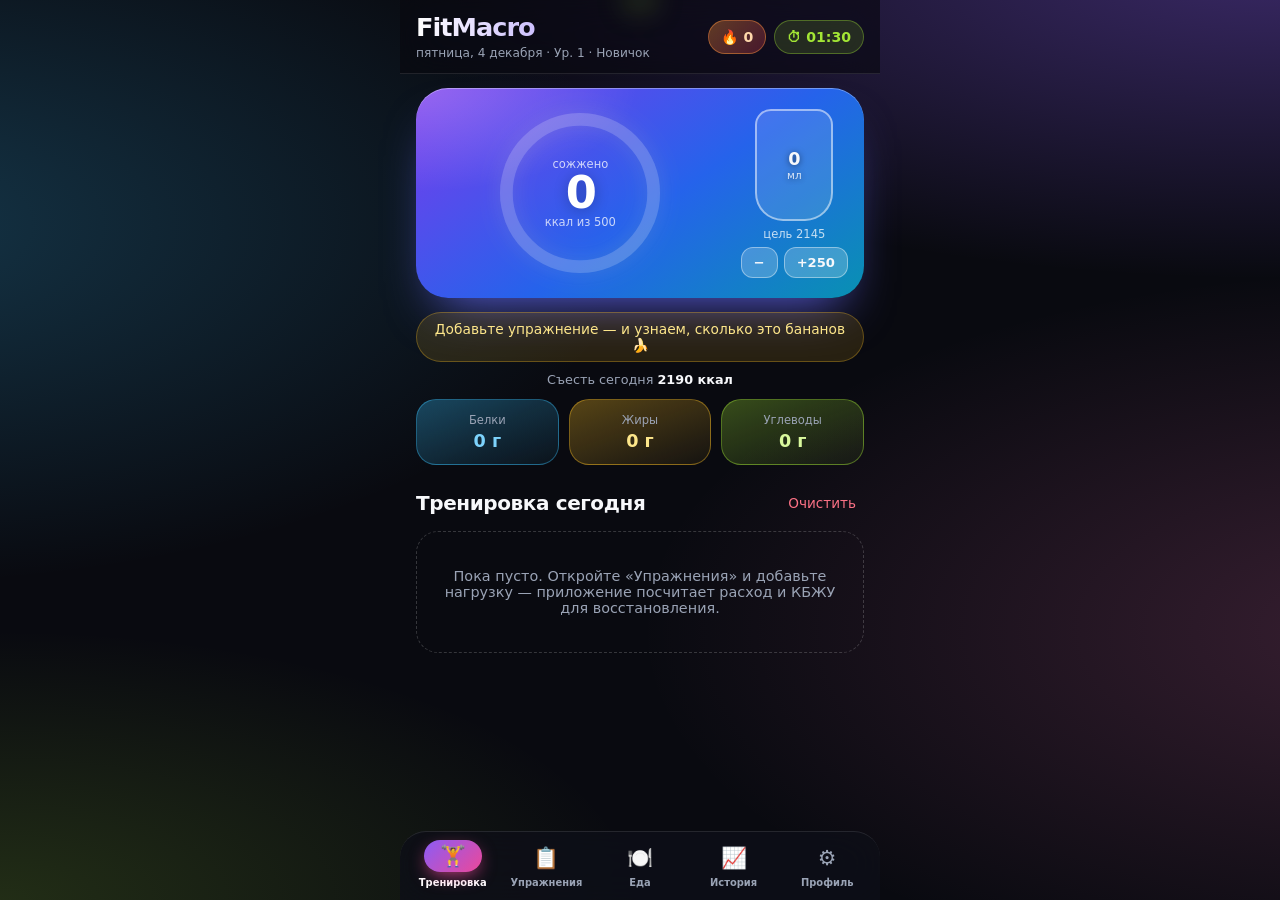
<file: index.html>
<!DOCTYPE html>
<html lang="ru">
<head>
  <meta charset="UTF-8" />
  <meta name="viewport" content="width=device-width, initial-scale=1.0, viewport-fit=cover" />
  <meta name="theme-color" content="#0f1115" />
  <meta name="apple-mobile-web-app-capable" content="yes" />
  <title>FitMacro — Тренировки и КБЖУ</title>
  <link rel="manifest" href="manifest.json" />
  <link rel="icon" href="icon.svg" type="image/svg+xml" />
  <link rel="apple-touch-icon" href="icon.svg" />
  <link rel="stylesheet" href="styles.css" />
</head>
<body>
<div class="app-container">
  <header class="top-bar">
    <div><h1>FitMacro</h1><span class="subtitle"><span id="current-date"></span> · <span id="level-badge"></span></span></div>
    <div class="top-actions">
      <span class="streak" title="Дней подряд с тренировкой">🔥 <b id="streak-count">0</b></span>
      <button class="timer-badge" id="open-timer-btn" aria-label="Таймер отдыха">⏱ <span id="mini-timer">01:30</span></button>
    </div>
  </header>

  <section class="hero">
    <div class="ring-wrap">
      <svg class="ring" viewBox="0 0 120 120" aria-hidden="true">
        <defs><linearGradient id="rg" x1="0" y1="0" x2="1" y2="1"><stop offset="0" stop-color="#d9f99d"/><stop offset="1" stop-color="#22d3ee"/></linearGradient></defs>
        <circle class="ring-bg" cx="60" cy="60" r="52"/><circle class="ring-arc" id="ring-arc" cx="60" cy="60" r="52"/>
      </svg>
      <div class="ring-center">
        <span class="label">сожжено</span>
        <div class="big-number" id="total-burned">0</div>
        <span class="label">ккал из <span id="burn-goal">500</span></span>
      </div>
    </div>
    <div class="water-box">
      <div class="glass"><div class="liquid empty" id="water-bar"></div><span class="glass-txt"><b id="water-current">0</b><small>мл</small></span></div>
      <span class="label">цель <span id="water-goal">0</span></span>
      <div class="water-btns">
        <button class="btn-water" id="sub-water-btn" aria-label="Убрать 250 мл">−</button>
        <button class="btn-water" id="add-water-btn">+250</button>
      </div>
    </div>
  </section>
  <p class="fun-line" id="fun-line" title="Нажмите, чтобы сменить"></p>
  <div class="target">Съесть сегодня <strong><span id="target-kcal">0</span> ккал</strong></div>
  <div class="macros-grid">
    <div class="macro-pill protein"><span>Белки</span><strong id="total-p">0 г</strong></div>
    <div class="macro-pill fat"><span>Жиры</span><strong id="total-f">0 г</strong></div>
    <div class="macro-pill carb"><span>Углеводы</span><strong id="total-c">0 г</strong></div>
  </div>
  <div id="toast" class="toast"></div><div id="confetti"></div>

  <main id="tab-workout" class="tab-content active">
    <div class="section-header">
      <h2>Тренировка сегодня</h2>
      <button class="btn-text danger" id="clear-workout-btn">Очистить</button>
    </div>
    <div id="workout-list" class="card-list"></div>
  </main>

  <main id="tab-exercises" class="tab-content">
    <div class="section-header">
      <h2>Упражнения</h2>
      <button class="btn-small" id="toggle-custom-form-btn">+ Своё</button>
    </div>
    <form id="custom-exercise-form" class="custom-form hidden">
      <input type="text" id="custom-name" placeholder="Название (напр. Отжимания на брусьях)" maxlength="60" required />
      <div class="row">
        <select id="custom-type">
          <option value="strength">Силовое (подходы)</option>
          <option value="cardio">Кардио (минуты)</option>
        </select>
        <input type="number" id="custom-met" step="0.5" min="2" max="18" value="6.5" title="Интенсивность (MET)" required />
      </div>
      <button type="submit" class="btn-primary">Сохранить в базу</button>
    </form>
    <input type="search" id="search" class="search" placeholder="Поиск упражнения или мышцы" />
    <div class="chips" id="category-chips">
      <button class="chip active" data-cat="all">Все</button>
      <button class="chip" data-cat="strength">Силовые</button>
      <button class="chip" data-cat="cardio">Кардио</button>
      <button class="chip" data-cat="core">Кор / Свой вес</button>
      <button class="chip" data-cat="custom">Мои</button>
    </div>
    <div id="exercise-catalog" class="card-list"></div>
  </main>

  <main id="tab-food" class="tab-content">
    <h2>Питание</h2>
    <div class="profile-card">
      <div class="norm-line"><span>Съедено</span><strong><span id="eaten-kcal">0</span> / <span id="eaten-target">0</span> ккал</strong></div>
      <div class="bar"><i id="eaten-bar"></i></div>
      <p class="subtitle" id="eaten-left"></p>
      <p class="norm-line">Белки <strong id="eaten-p">0</strong></p>
      <p class="norm-line">Жиры <strong id="eaten-f">0</strong></p>
      <p class="norm-line">Углеводы <strong id="eaten-c">0</strong></p>
    </div>
    <div class="profile-card">
      <select id="food-select" aria-label="Продукт"></select>
      <div class="row">
        <input type="number" id="food-grams" inputmode="numeric" min="1" max="2000" value="100" aria-label="Граммы" />
        <button class="btn-primary" id="add-food-btn">+ Съел(а)</button>
      </div>
    </div>
    <div id="food-list" class="card-list"></div>
  </main>

  <main id="tab-history" class="tab-content">
    <h2>История</h2>
    <div class="profile-card">
      <h3>Сожжено за 7 дней</h3>
      <div class="chart" id="week-chart"></div>
      <p class="norm-line">Всего за неделю: <strong id="week-kcal">0 ккал</strong></p>
      <p class="norm-line">Тренировочных дней: <strong id="week-days">0 из 7</strong></p>
    </div>
  </main>

  <main id="tab-profile" class="tab-content">
    <h2>Параметры и цель</h2>
    <div class="profile-card">
      <div class="row">
        <label><span>Вес, кг</span><input type="number" id="user-weight" min="35" max="250" /></label>
        <label><span>Рост, см</span><input type="number" id="user-height" min="120" max="230" /></label>
      </div>
      <div class="row">
        <label><span>Возраст</span><input type="number" id="user-age" min="12" max="90" /></label>
        <label><span>Пол</span>
          <select id="user-sex"><option value="m">Мужской</option><option value="f">Женский</option></select>
        </label>
      </div>
      <label><span>Активность вне тренировок</span>
        <select id="user-act">
          <option value="1.2">Сидячая (офис)</option>
          <option value="1.375">Лёгкая (прогулки)</option>
          <option value="1.55">Высокая (на ногах весь день)</option>
        </select>
      </label>
      <label><span>Цель</span>
        <select id="user-goal">
          <option value="bulk">Набор массы (+15% ккал)</option>
          <option value="maintain">Поддержание формы</option>
          <option value="cut">Сушка (−15% ккал)</option>
        </select>
      </label>
      <button class="btn-primary" id="save-profile-btn">Сохранить и пересчитать</button>
    </div>
    <div class="profile-card">
      <h3>Дневная норма с учётом тренировки</h3>
      <p class="norm-line">Калории <strong id="daily-kcal">0</strong></p>
      <p class="norm-line">Белки <strong id="daily-p">0</strong></p>
      <p class="norm-line">Жиры <strong id="daily-f">0</strong></p>
      <p class="norm-line">Углеводы <strong id="daily-c">0</strong></p>
      <p class="subtitle">Базовый обмен — по формуле Миффлина — Сан-Жеора.</p>
    </div>
  </main>

  <div id="timer-modal" class="modal hidden">
    <div class="modal-content">
      <h3>Таймер отдыха</h3>
      <div class="timer-display" id="timer-display">01:30</div>
      <div class="timer-presets">
        <button data-sec="45">45с</button><button data-sec="90">1:30</button>
        <button data-sec="120">2:00</button><button data-sec="180">3:00</button>
      </div>
      <div class="timer-controls">
        <button class="btn-primary" id="timer-start-btn">Старт</button>
        <button class="btn-secondary" id="timer-add-btn">+15с</button>
        <button class="btn-secondary" id="timer-reset-btn">Сброс</button>
      </div>
      <button class="btn-text" id="close-timer-btn">Закрыть</button>
    </div>
  </div>

  <nav class="bottom-nav">
    <button class="nav-btn active" data-target="tab-workout"><span>🏋️</span><small>Тренировка</small></button>
    <button class="nav-btn" data-target="tab-exercises"><span>📋</span><small>Упражнения</small></button>
    <button class="nav-btn" data-target="tab-food"><span>🍽️</span><small>Еда</small></button>
    <button class="nav-btn" data-target="tab-history"><span>📈</span><small>История</small></button>
    <button class="nav-btn" data-target="tab-profile"><span>⚙️</span><small>Профиль</small></button>
  </nav>
</div>
<script>
window.addEventListener('error', function (e) {
  var msg = e.error && e.error.stack ? e.error.stack.split('\n').slice(0, 2).join(' ') : e.message;
  if (/^Script error/.test(e.message)) msg += ' — браузер скрыл детали. Откройте файлы через сервер или обновите браузер.';
  var b = document.createElement('div');
  b.style.cssText = 'position:fixed;left:8px;right:8px;bottom:96px;z-index:999;background:#7f1d1d;color:#fff;padding:10px;border-radius:12px;font:12px monospace';
  b.textContent = 'Ошибка: ' + msg;
  document.body.appendChild(b);
});
</script>
<script src="data.js"></script>
<script src="state.js"></script>
<script src="calc.js"></script>
<script src="ui.js"></script>
<script src="food.js"></script>
<script src="fun.js"></script>
<script src="timer.js"></script>
<script src="main.js"></script>
</body>
</html>
</file>
<file: styles.css>
:root{--bg:#090a10;--text:#f7f8fb;--muted:#9aa3b5;--lime:#a3e635;--sky:#38bdf8;--amber:#fbbf24;--pink:#f472b6;--violet:#8b5cf6;--danger:#fb7185;--glass:rgba(255,255,255,.06);--line:rgba(255,255,255,.1);--r:22px;--grad:linear-gradient(135deg,#d9f99d,#84cc16)}
*{box-sizing:border-box;margin:0;padding:0;font-family:ui-rounded,"SF Pro Rounded","Nunito","Segoe UI",system-ui,sans-serif;-webkit-tap-highlight-color:transparent}
body{color:var(--text);display:flex;justify-content:center;min-height:100vh;overscroll-behavior:none;background:radial-gradient(70% 36% at 100% -5%,rgba(139,92,246,.38),transparent),radial-gradient(60% 40% at -10% 25%,rgba(56,189,248,.24),transparent),radial-gradient(60% 40% at 110% 70%,rgba(244,114,182,.2),transparent),radial-gradient(50% 30% at 0% 100%,rgba(163,230,53,.16),transparent),var(--bg);background-attachment:fixed}
button{font:inherit;color:inherit;user-select:none}
:focus-visible{outline:2px solid var(--lime);outline-offset:2px}
.app-container{width:100%;max-width:480px;min-height:100dvh;padding:0 16px calc(104px + env(safe-area-inset-bottom))}
.top-bar{position:sticky;top:0;z-index:40;display:flex;justify-content:space-between;align-items:center;margin:0 -16px 14px;padding:calc(12px + env(safe-area-inset-top)) 16px 12px;background:rgba(9,10,16,.68);backdrop-filter:blur(20px) saturate(1.5);border-bottom:1px solid var(--line)}
.top-bar h1{font-size:1.6rem;font-weight:900;letter-spacing:-1px;background:linear-gradient(90deg,#fff,#c4b5fd 60%,#7dd3fc);-webkit-background-clip:text;background-clip:text;color:transparent}
.subtitle{font-size:.76rem;color:var(--muted)}
.top-actions{display:flex;gap:8px;align-items:center}
.streak,.timer-badge{padding:8px 12px;border-radius:99px;font-weight:800;font-size:.88rem;font-variant-numeric:tabular-nums;border:1px solid var(--line)}
.streak{background:linear-gradient(135deg,rgba(251,146,60,.35),rgba(244,63,94,.25));border-color:rgba(251,146,60,.45)}
.streak b{color:#fed7aa}
.timer-badge{background:rgba(163,230,53,.14);color:var(--lime);border-color:rgba(163,230,53,.35);cursor:pointer}
.timer-badge.running{background:var(--grad);color:#0b0d10;box-shadow:0 0 22px rgba(163,230,53,.55)}
.hero{display:grid;grid-template-columns:1fr auto;gap:12px;align-items:center;background:radial-gradient(90% 90% at 0% 0%,rgba(255,255,255,.22),transparent 55%),linear-gradient(145deg,#7c3aed,#2563eb 55%,#0891b2);border-radius:32px;padding:20px 16px;box-shadow:0 26px 50px -22px rgba(99,102,241,.9),inset 0 1px 0 rgba(255,255,255,.35)}
.ring-wrap{position:relative;width:170px;height:170px;justify-self:center}
.ring{width:100%;height:100%;transform:rotate(-90deg);filter:drop-shadow(0 0 10px rgba(254,240,138,.7))}
.ring circle{fill:none;stroke-width:9;stroke-linecap:round}
.ring-bg{stroke:rgba(255,255,255,.18)}
.ring-arc{stroke:url(#rg);stroke-dasharray:327;stroke-dashoffset:327;transition:stroke-dashoffset 1.4s cubic-bezier(.2,.9,.2,1)}
#rg stop:nth-child(1){stop-color:#fef08a}#rg stop:nth-child(2){stop-color:#fff}
.ring-center{position:absolute;top:0;right:0;bottom:0;left:0;display:flex;flex-direction:column;align-items:center;justify-content:center}
.label{font-size:.72rem;color:rgba(255,255,255,.75)}
.big-number{font-size:2.8rem;font-weight:900;letter-spacing:-2px;line-height:1;color:#fff;text-shadow:0 2px 14px rgba(0,0,0,.25);font-variant-numeric:tabular-nums}
.water-box{display:flex;flex-direction:column;align-items:center;gap:6px}
.glass{position:relative;width:78px;height:112px;border:2px solid rgba(255,255,255,.5);border-radius:16px 16px 28px 28px;overflow:hidden;background:rgba(255,255,255,.12)}
.liquid{position:absolute;left:0;right:0;bottom:0;height:calc(var(--lvl,0) * 1%);background:linear-gradient(#67e8f9,#0284c7);transition:height 1s cubic-bezier(.3,1.35,.5,1)}
.liquid::before{content:"";position:absolute;width:150%;height:130px;left:-25%;top:-16px;border-radius:42%;background:rgba(207,250,254,.55);animation:wave 7s linear infinite}
.liquid.empty::before{display:none}
@keyframes wave{to{transform:rotate(360deg)}}
.glass-txt{position:absolute;top:0;right:0;bottom:0;left:0;display:flex;flex-direction:column;align-items:center;justify-content:center;text-shadow:0 1px 6px rgba(0,0,0,.5);font-size:1.1rem}
.glass-txt small{font-size:.65rem;opacity:.85}
.water-btns{display:flex;gap:6px}
.btn-water{background:rgba(255,255,255,.2);border:1px solid rgba(255,255,255,.4);padding:7px 12px;border-radius:12px;font-size:.82rem;font-weight:800;cursor:pointer;transition:transform .12s}
.btn-water:active{transform:scale(.9)}
.fun-line{text-align:center;margin:14px auto 6px;width:fit-content;max-width:100%;font-size:.86rem;color:#fde68a;background:rgba(251,191,36,.13);border:1px solid rgba(251,191,36,.3);padding:8px 16px;border-radius:99px;cursor:pointer;user-select:none}
.target{text-align:center;font-size:.8rem;color:var(--muted);margin:10px 0 12px}
.target strong{color:var(--text)}
.macros-grid{display:grid;grid-template-columns:repeat(3,1fr);gap:10px;margin-bottom:22px}
.macro-pill{padding:13px 8px;border-radius:20px;text-align:center;border:1px solid var(--line)}
.macro-pill span{display:block;font-size:.72rem;color:var(--muted);margin-bottom:4px}
.macro-pill strong{font-size:1.1rem;font-weight:900}
.protein{background:linear-gradient(160deg,rgba(56,189,248,.32),rgba(56,189,248,.05));border-color:rgba(56,189,248,.4)}.protein strong{color:#7dd3fc}
.fat{background:linear-gradient(160deg,rgba(251,191,36,.32),rgba(251,191,36,.05));border-color:rgba(251,191,36,.4)}.fat strong{color:#fde68a}
.carb{background:linear-gradient(160deg,rgba(163,230,53,.3),rgba(163,230,53,.05));border-color:rgba(163,230,53,.4)}.carb strong{color:#d9f99d}
.tab-content{display:none}.tab-content.active{display:block;animation:fade .35s ease}
@keyframes fade{from{opacity:0;transform:translateY(8px)}}
.section-header{display:flex;justify-content:space-between;align-items:center;margin-bottom:12px}
h2{font-size:1.25rem;font-weight:900;letter-spacing:-.4px;margin-bottom:12px}.section-header h2{margin:0}
h3{font-size:.95rem;font-weight:800}
.search,.custom-form input,.custom-form select,.profile-card input,.profile-card select{width:100%;background:rgba(255,255,255,.07);border:1px solid var(--line);color:var(--text);padding:13px 14px;border-radius:14px;font-size:1rem}
.search{margin-bottom:10px}
.chips{display:flex;gap:8px;overflow-x:auto;padding-bottom:10px;margin:0 -16px 6px;padding-left:16px;padding-right:16px;scrollbar-width:none}
.chip{background:var(--glass);color:var(--muted);border:1px solid var(--line);padding:9px 16px;border-radius:99px;font-size:.84rem;white-space:nowrap;cursor:pointer;transition:.2s}
.chip.active{background:linear-gradient(135deg,#8b5cf6,#ec4899);color:#fff;font-weight:800;border-color:transparent;box-shadow:0 8px 22px -8px rgba(236,72,153,.8)}
.card-list{display:flex;flex-direction:column;gap:12px}
.ex-card{--a:var(--violet);background:var(--glass);border:1px solid var(--line);border-radius:var(--r);padding:14px;backdrop-filter:blur(14px)}
.ex-card[data-c=strength]{--a:var(--violet)}.ex-card[data-c=cardio]{--a:var(--sky)}.ex-card[data-c=core]{--a:var(--pink)}.ex-card[data-c=food]{--a:var(--amber)}
.ex-top{display:flex;align-items:center;gap:12px;margin-bottom:12px}
.ex-top>div{flex:1;min-width:0}
.ex-top::before{content:"💪";background:rgba(255,255,255,.12);flex:none;width:46px;height:46px;display:grid;place-items:center;font-size:1.4rem;border-radius:15px;background:color-mix(in srgb,var(--a) 28%,transparent);border:1px solid color-mix(in srgb,var(--a) 55%,transparent)}
.ex-card[data-c=strength] .ex-top::before{content:"🏋️"}.ex-card[data-c=cardio] .ex-top::before{content:"🏃"}.ex-card[data-c=core] .ex-top::before{content:"🤸"}
.food-row{display:flex;justify-content:space-between;align-items:center;gap:8px}
.ex-title{font-weight:800;font-size:1.02rem}
.ex-tag{font-size:.7rem;background:color-mix(in srgb,var(--a) 25%,transparent);color:#fff;padding:4px 9px;border-radius:99px;white-space:nowrap}
.ex-kbzhu{display:flex;justify-content:space-between;gap:8px;flex-wrap:wrap;background:rgba(0,0,0,.3);padding:10px 12px;border-radius:14px;font-size:.78rem;margin-bottom:12px;color:var(--muted)}
.ex-kbzhu strong{color:var(--text)}
.ex-controls{display:flex;gap:8px;align-items:center}
.ex-controls input{width:66px;background:rgba(255,255,255,.08);border:1px solid var(--line);color:var(--text);padding:11px 6px;border-radius:13px;text-align:center;font-weight:800;font-size:1rem}
.btn-primary{background:var(--grad);color:#0b0d10;border:none;padding:13px 16px;border-radius:15px;font-weight:900;cursor:pointer;flex:1;box-shadow:0 10px 24px -8px rgba(163,230,53,.8);transition:transform .12s}
.btn-primary:active,.btn-secondary:active{transform:scale(.95)}
.btn-small{background:linear-gradient(135deg,#8b5cf6,#ec4899);color:#fff;border:none;padding:8px 15px;border-radius:99px;font-weight:800;cursor:pointer}
.btn-text{background:none;border:none;color:var(--muted);font-size:.85rem;cursor:pointer;padding:8px}
.btn-text.danger{color:var(--danger)}
.btn-secondary{background:rgba(255,255,255,.09);border:1px solid var(--line);color:var(--text);padding:12px 16px;border-radius:14px;cursor:pointer;font-weight:700}
.custom-form,.profile-card{background:var(--glass);border:1px solid var(--line);backdrop-filter:blur(14px);padding:16px;border-radius:var(--r);margin-bottom:14px;display:flex;flex-direction:column;gap:12px}
.profile-card label span{display:block;font-size:.75rem;color:var(--muted);margin-bottom:5px}
.row{display:grid;grid-template-columns:1fr 1fr;gap:10px}
select option{background:#14171d}
.norm-line{font-size:.92rem;color:var(--muted);display:flex;justify-content:space-between;padding:8px 0;border-bottom:1px solid var(--line)}
.norm-line strong{color:var(--text)}
.bar{height:10px;background:rgba(255,255,255,.1);border-radius:6px;overflow:hidden}
.bar i{display:block;height:100%;width:0;background:linear-gradient(90deg,#a3e635,#22d3ee,#8b5cf6);border-radius:6px;transition:width .6s}
.chart{display:flex;align-items:flex-end;gap:8px;height:150px;padding-top:8px}
.chart div{flex:1;display:flex;flex-direction:column;align-items:center;justify-content:flex-end;height:100%;gap:5px;font-size:.68rem;color:var(--muted)}
.chart i{display:block;width:100%;min-height:4px;background:linear-gradient(#f0abfc,#8b5cf6);border-radius:8px 8px 3px 3px}
.chart .today i{background:linear-gradient(#bef264,#22d3ee);box-shadow:0 0 16px rgba(34,211,238,.6)}
.hidden{display:none!important}
.modal{position:fixed;top:0;right:0;bottom:0;left:0;background:rgba(3,4,8,.72);backdrop-filter:blur(12px);display:flex;align-items:flex-end;justify-content:center;z-index:100;padding:0}
.modal-content{background:linear-gradient(160deg,#241a4a,#10162b);border:1px solid var(--line);width:100%;max-width:480px;padding:26px 22px calc(22px + env(safe-area-inset-bottom));border-radius:32px 32px 0 0;text-align:center}
.timer-display{font-size:4.4rem;font-weight:900;letter-spacing:-2px;margin:12px 0;font-variant-numeric:tabular-nums;background:linear-gradient(135deg,#fef08a,#a3e635 50%,#22d3ee);-webkit-background-clip:text;background-clip:text;color:transparent}
.timer-display.done{background:none;color:var(--danger);animation:pulse .6s infinite alternate}
@keyframes pulse{to{transform:scale(1.08)}}
.timer-presets{display:grid;grid-template-columns:repeat(4,1fr);gap:8px;margin-bottom:16px}
.timer-presets button{background:rgba(255,255,255,.09);border:1px solid var(--line);padding:12px;border-radius:14px;cursor:pointer;font-weight:700}
.timer-controls{display:flex;gap:8px;margin-bottom:8px}
.bottom-nav{position:fixed;left:50%;transform:translateX(-50%);bottom:0;width:100%;max-width:480px;background:rgba(14,15,24,.82);backdrop-filter:blur(24px) saturate(1.6);border-top:1px solid var(--line);border-radius:26px 26px 0 0;display:grid;grid-template-columns:repeat(5,1fr);padding:8px 6px calc(10px + env(safe-area-inset-bottom));z-index:50}
.nav-btn{background:none;border:none;color:var(--muted);display:flex;flex-direction:column;align-items:center;gap:3px;cursor:pointer;padding:2px 0}
.nav-btn span{font-size:1.3rem;padding:4px 16px;border-radius:99px;transition:.25s}
.nav-btn small{font-size:.62rem;font-weight:700}
.nav-btn.active{color:#fff}
.nav-btn.active span{background:linear-gradient(135deg,#8b5cf6,#ec4899);box-shadow:0 6px 18px -4px rgba(236,72,153,.8);transform:translateY(-2px)}
.empty-state{text-align:center;color:var(--muted);padding:36px 16px;font-size:.9rem;border:1px dashed rgba(255,255,255,.18);border-radius:var(--r)}
.toast{position:fixed;top:calc(14px + env(safe-area-inset-top));left:50%;transform:translate(-50%,-160%);background:var(--grad);color:#0b0d10;font-weight:900;padding:12px 20px;border-radius:99px;box-shadow:0 12px 30px -8px rgba(163,230,53,.7);transition:transform .45s cubic-bezier(.3,1.5,.5,1);z-index:200;white-space:nowrap}
.toast.show{transform:translate(-50%,0)}
#confetti{position:fixed;top:0;right:0;bottom:0;left:0;pointer-events:none;overflow:hidden;z-index:150}
#confetti i{position:absolute;top:-12px;width:9px;height:14px;border-radius:2px;animation:fall 2.1s cubic-bezier(.3,.6,.6,1) forwards}
@keyframes fall{to{transform:translate(var(--x),105vh) rotate(var(--r));opacity:.8}}
@media (prefers-reduced-motion:reduce){*{animation:none!important;transition:none!important}}
@media (max-width:370px){.hero{grid-template-columns:1fr}.ring-wrap{width:150px;height:150px}}
</file>
